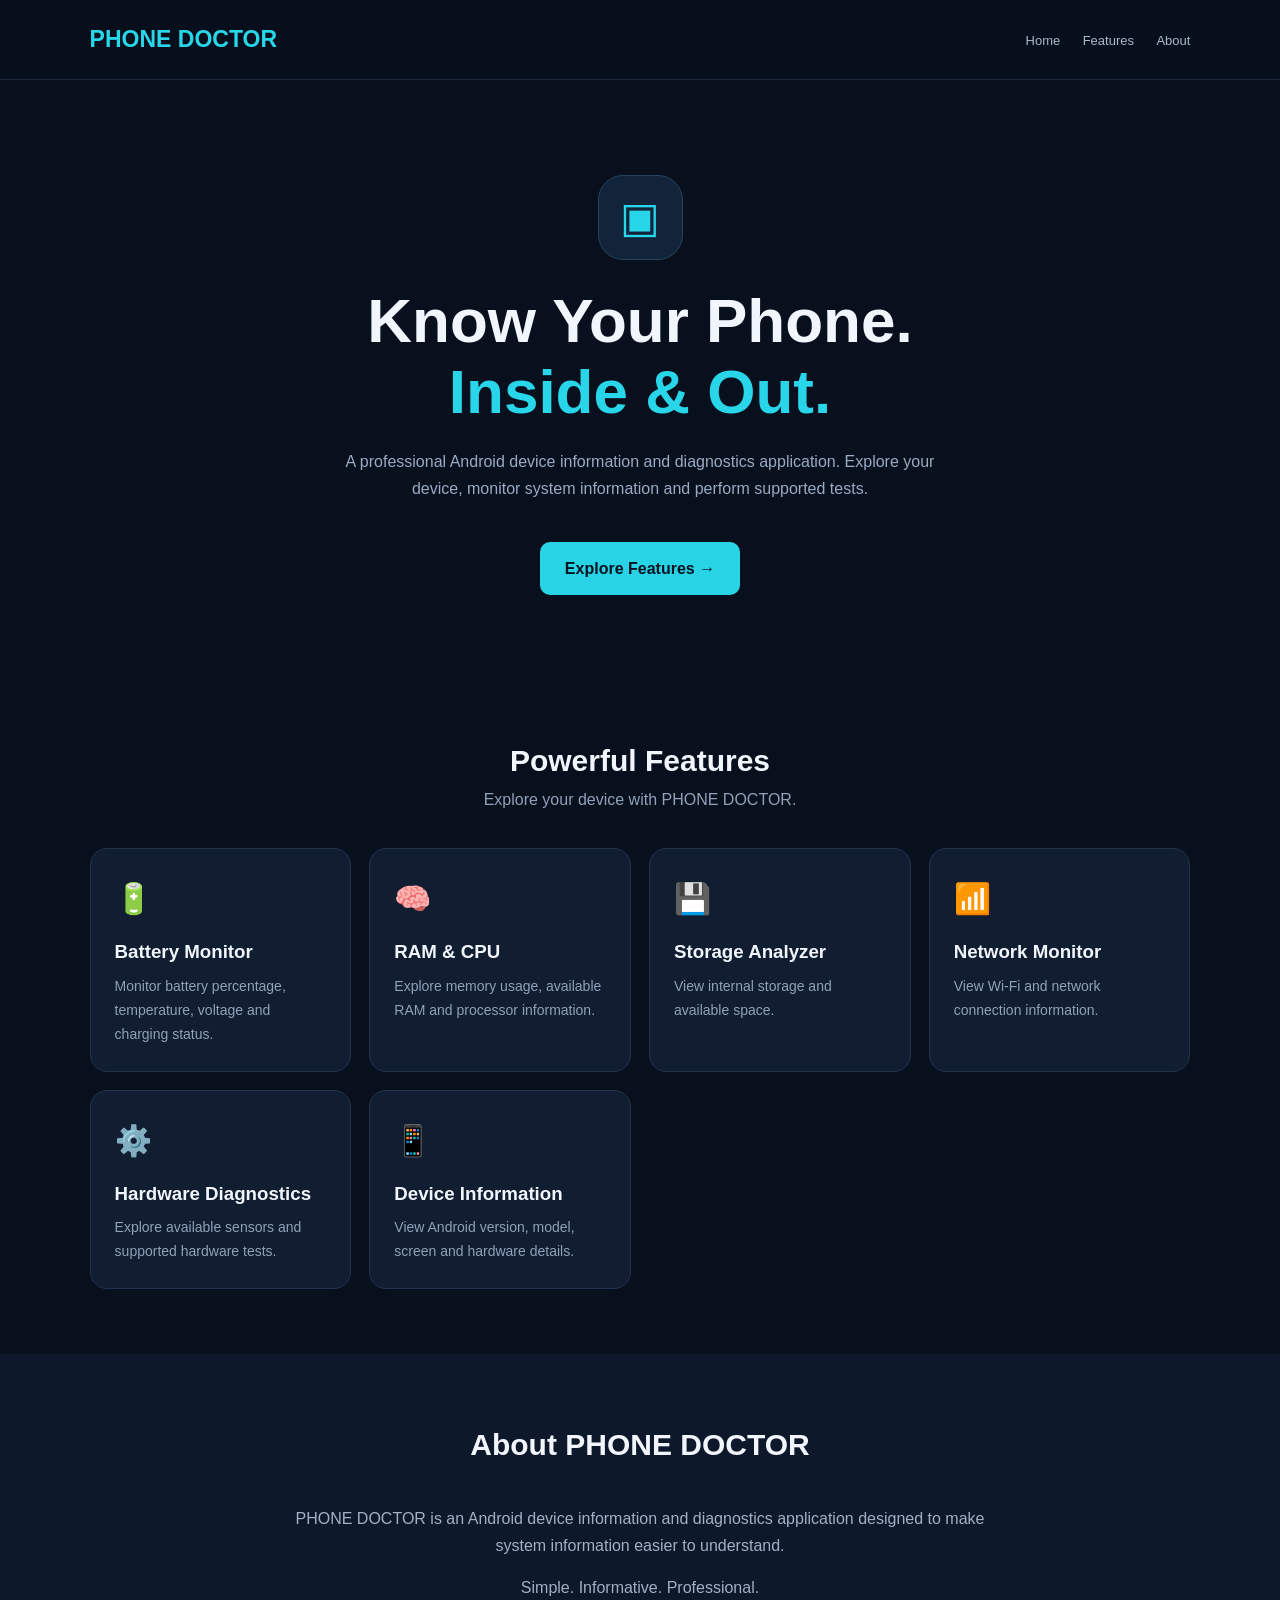
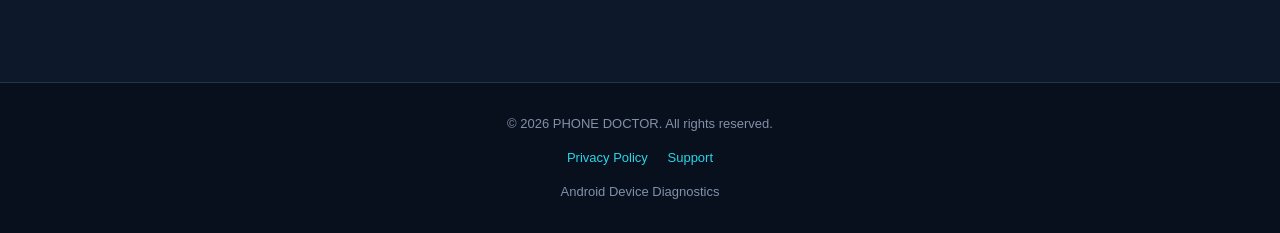
<file: index.html>
<!DOCTYPE html>
<html lang="en">
<head>
<meta charset="UTF-8">
<meta name="viewport" content="width=device-width, initial-scale=1.0">
<meta name="theme-color" content="#080f1d">
<meta name="description" content="PHONE DOCTOR - Android device information and diagnostics application.">
<title>PHONE DOCTOR | Device Diagnostics</title>

<style>
*{margin:0;padding:0;box-sizing:border-box}
body{
  background:#080f1d;
  color:#f1f5fc;
  font-family:Arial,sans-serif;
  line-height:1.7;
}
header{
  display:flex;justify-content:space-between;
  align-items:center;padding:20px 7%;
  border-bottom:1px solid #1c2a40;
  position:sticky;top:0;background:#080f1df2;
}
.logo{font-size:23px;font-weight:800;color:#28d6e9}
nav a{color:#aab8cc;text-decoration:none;margin-left:18px;font-size:13px}
.hero{text-align:center;padding:95px 20px 75px}
.icon{
  width:85px;height:85px;border-radius:25px;
  border:1px solid #25445b;background:#11243a;
  display:grid;place-items:center;margin:auto auto 25px;
  font-size:42px;color:#28d6e9;
}
h1{font-size:clamp(36px,8vw,62px);line-height:1.15}
h1 span{color:#29d5e8}
.hero p{max-width:600px;margin:20px auto;color:#9aabc2}
.btn{
  display:inline-block;margin-top:20px;
  background:#27d3e5;color:#071321;
  padding:13px 25px;border-radius:10px;
  text-decoration:none;font-weight:bold;
}
section{padding:65px 7%}
.heading{text-align:center;margin-bottom:35px}
.heading h2{font-size:30px}
.heading p{color:#91a1b7}
.cards{
 display:grid;grid-template-columns:repeat(auto-fit,minmax(220px,1fr));
 gap:18px;
}
.card{
 background:#111e31;border:1px solid #22334d;
 border-radius:17px;padding:24px;
 transition:.25s;
}
.card:hover{transform:translateY(-5px);border-color:#27d3e5}
.card .emoji{font-size:30px}
.card h3{margin:12px 0 7px}
.card p{color:#91a1b7;font-size:14px}
.about{
 background:#0d192a;text-align:center;
}
.about p{max-width:720px;margin:15px auto;color:#a2b0c4}
footer{
 padding:30px 7%;text-align:center;
 border-top:1px solid #22334d;color:#8191a8;
 font-size:13px;
}
footer a{color:#28d6e9;text-decoration:none;margin:0 8px}
@media(max-width:550px){
 header{padding:15px 5%}
 nav a{margin-left:8px;font-size:11px}
 section{padding:50px 5%}
 .hero{padding:75px 18px}
}
</style>
</head>

<body>

<header>
  <div class="logo">PHONE DOCTOR</div>
  <nav>
    <a href="#home">Home</a>
    <a href="#features">Features</a>
    <a href="#about">About</a>
  </nav>
</header>

<main>
<section class="hero" id="home">
  <div class="icon">▣</div>
  <h1>Know Your Phone.<br><span>Inside & Out.</span></h1>
  <p>
    A professional Android device information and
    diagnostics application. Explore your device,
    monitor system information and perform supported tests.
  </p>
  <a href="#features" class="btn">Explore Features →</a>
</section>

<section id="features">
  <div class="heading">
    <h2>Powerful Features</h2>
    <p>Explore your device with PHONE DOCTOR.</p>
  </div>

  <div class="cards">
    <div class="card">
      <div class="emoji">🔋</div>
      <h3>Battery Monitor</h3>
      <p>Monitor battery percentage, temperature, voltage and charging status.</p>
    </div>

    <div class="card">
      <div class="emoji">🧠</div>
      <h3>RAM & CPU</h3>
      <p>Explore memory usage, available RAM and processor information.</p>
    </div>

    <div class="card">
      <div class="emoji">💾</div>
      <h3>Storage Analyzer</h3>
      <p>View internal storage and available space.</p>
    </div>

    <div class="card">
      <div class="emoji">📶</div>
      <h3>Network Monitor</h3>
      <p>View Wi-Fi and network connection information.</p>
    </div>

    <div class="card">
      <div class="emoji">⚙️</div>
      <h3>Hardware Diagnostics</h3>
      <p>Explore available sensors and supported hardware tests.</p>
    </div>

    <div class="card">
      <div class="emoji">📱</div>
      <h3>Device Information</h3>
      <p>View Android version, model, screen and hardware details.</p>
    </div>
  </div>
</section>

<section class="about" id="about">
  <div class="heading">
    <h2>About PHONE DOCTOR</h2>
  </div>
  <p>
    PHONE DOCTOR is an Android device information
    and diagnostics application designed to make
    system information easier to understand.
  </p>
  <p>Simple. Informative. Professional.</p>
</section>
</main>

<footer>
  <p>© 2026 PHONE DOCTOR. All rights reserved.</p>
  <p style="margin-top:12px">
    <a href="privacy.html">Privacy Policy</a>
    <a href="support.html">Support</a>
  </p>
  <p style="margin-top:12px">Android Device Diagnostics</p>
</footer>

</body>
</html>
</file>
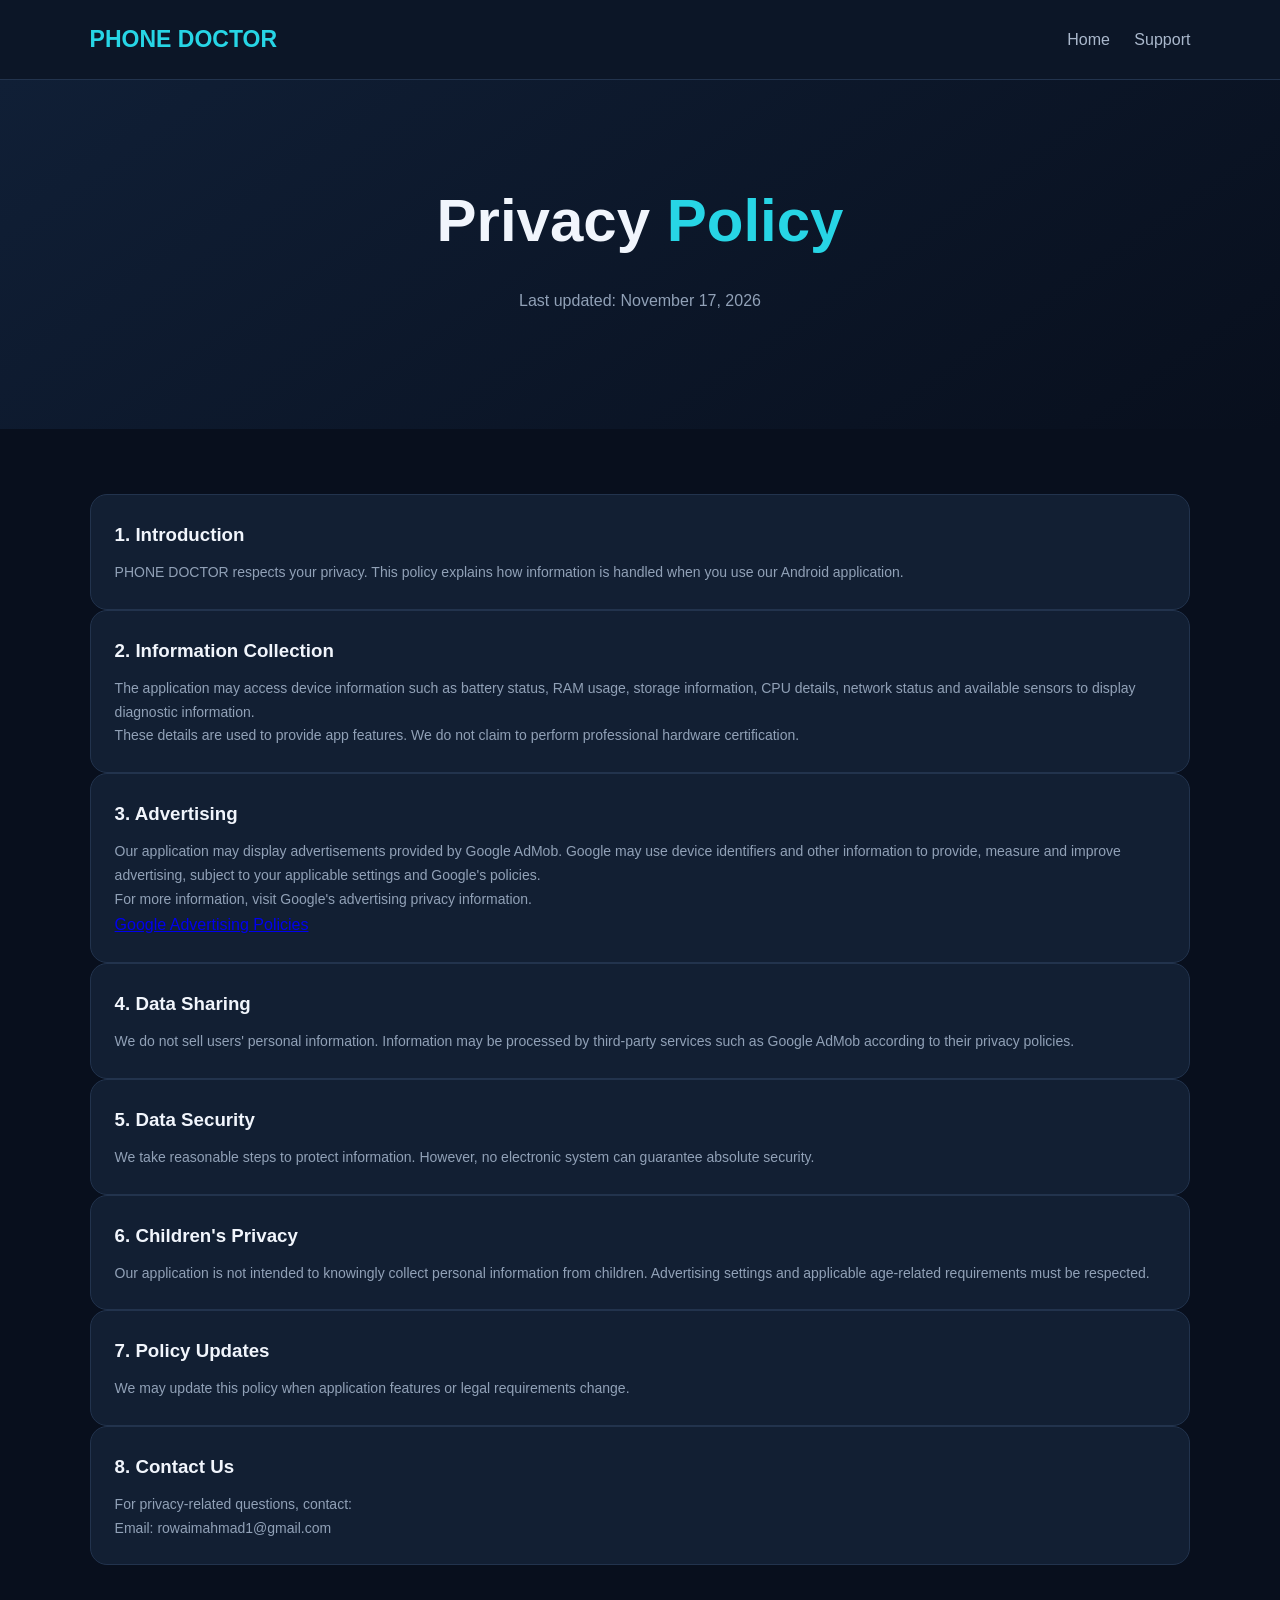
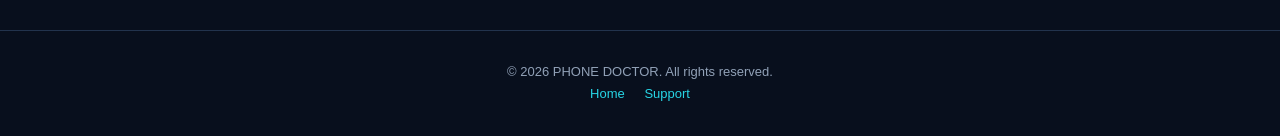
<file: privacy.html>
<!DOCTYPE html>
<html lang="en">
<head>
<meta charset="UTF-8">
<meta name="viewport" content="width=device-width, initial-scale=1">
<meta name="description" content="PHONE DOCTOR Privacy Policy">
<title>Privacy Policy | PHONE DOCTOR</title>
<link rel="stylesheet" href="style.css">
</head>
<body>

<header>
<div class="logo">PHONE DOCTOR</div>
<nav>
<a href="index.html">Home</a>
<a href="support.html">Support</a>
</nav>
</header>

<section class="hero">
<h1>Privacy <span>Policy</span></h1>
<p>Last updated: November 17, 2026</p>
</section>

<section>
<div class="card">
<h3>1. Introduction</h3>
<p>PHONE DOCTOR respects your privacy. This policy explains how information is handled when you use our Android application.</p>
</div>

<div class="card">
<h3>2. Information Collection</h3>
<p>The application may access device information such as battery status, RAM usage, storage information, CPU details, network status and available sensors to display diagnostic information.</p>
<p>These details are used to provide app features. We do not claim to perform professional hardware certification.</p>
</div>

<div class="card">
<h3>3. Advertising</h3>
<p>Our application may display advertisements provided by Google AdMob. Google may use device identifiers and other information to provide, measure and improve advertising, subject to your applicable settings and Google's policies.</p>
<p>For more information, visit Google's advertising privacy information.</p>
<a href="https://policies.google.com/technologies/ads">Google Advertising Policies</a>
</div>

<div class="card">
<h3>4. Data Sharing</h3>
<p>We do not sell users' personal information. Information may be processed by third-party services such as Google AdMob according to their privacy policies.</p>
</div>

<div class="card">
<h3>5. Data Security</h3>
<p>We take reasonable steps to protect information. However, no electronic system can guarantee absolute security.</p>
</div>

<div class="card">
<h3>6. Children's Privacy</h3>
<p>Our application is not intended to knowingly collect personal information from children. Advertising settings and applicable age-related requirements must be respected.</p>
</div>

<div class="card">
<h3>7. Policy Updates</h3>
<p>We may update this policy when application features or legal requirements change.</p>
</div>

<div class="card">
<h3>8. Contact Us</h3>
<p>For privacy-related questions, contact:</p>
<p>Email: rowaimahmad1@gmail.com</p>
</div>
</section>

<footer>
<p>© <span id="year">2026</span> PHONE DOCTOR. All rights reserved.</p>
<a href="index.html">Home</a>
<a href="support.html">Support</a>
</footer>

<script src="script.js"></script>
</body>
</html>
</file>
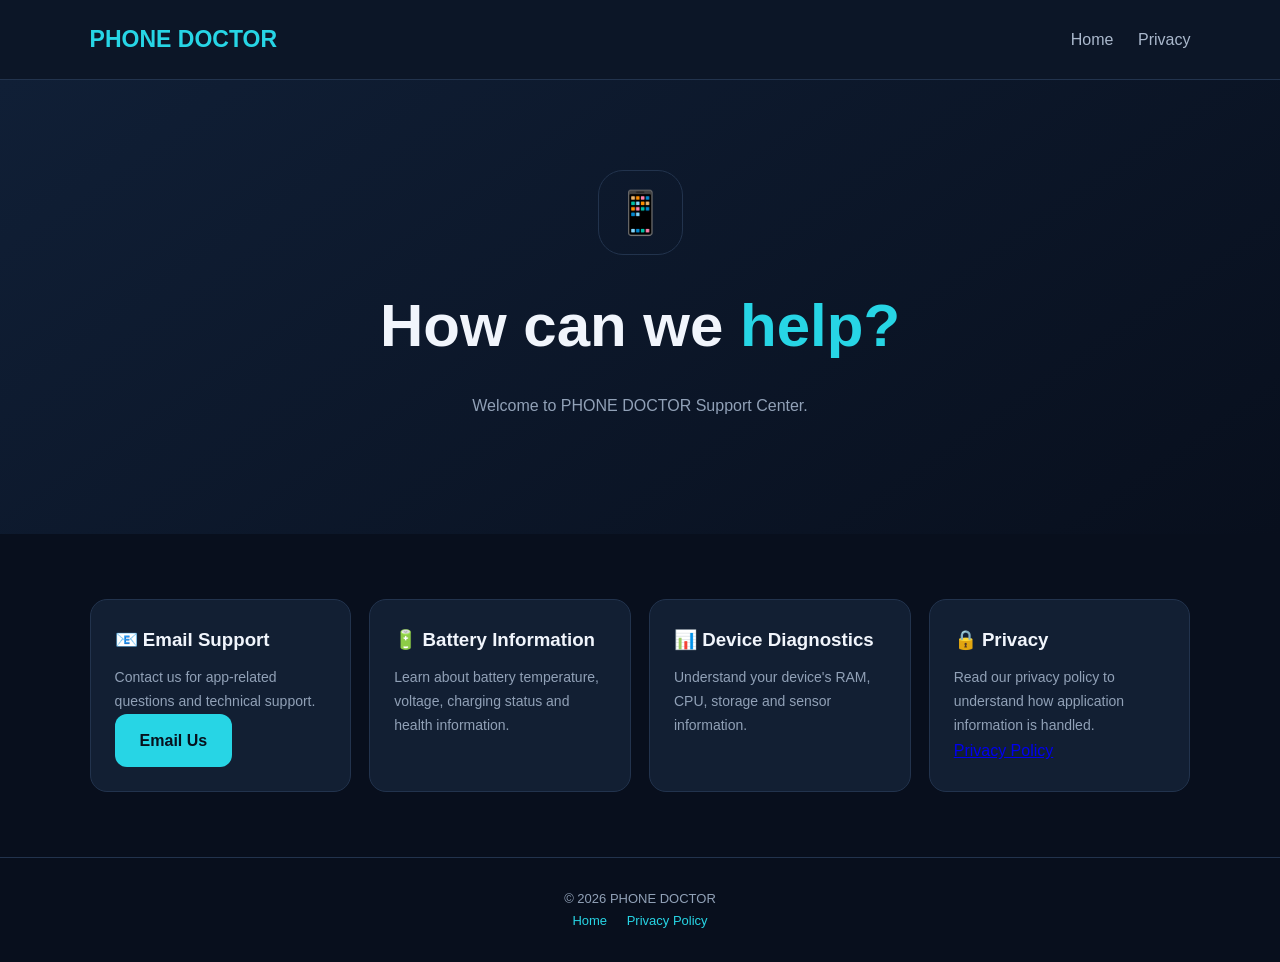
<file: support.html>
<!DOCTYPE html>
<html lang="en">
<head>
<meta charset="UTF-8">
<meta name="viewport" content="width=device-width, initial-scale=1">
<title>Support | PHONE DOCTOR</title>
<link rel="stylesheet" href="style.css">
</head>
<body>

<header>
<div class="logo">PHONE DOCTOR</div>
<nav>
<a href="index.html">Home</a>
<a href="privacy.html">Privacy</a>
</nav>
</header>

<section class="hero">
<div class="icon">📱</div>
<h1>How can we <span>help?</span></h1>
<p>Welcome to PHONE DOCTOR Support Center.</p>
</section>

<section>
<div class="cards">
<div class="card">
<h3>📧 Email Support</h3>
<p>Contact us for app-related questions and technical support.</p>
<a class="btn" href="mailto:rowaimahmad1@gmail.com">Email Us</a>
</div>

<div class="card">
<h3>🔋 Battery Information</h3>
<p>Learn about battery temperature, voltage, charging status and health information.</p>
</div>

<div class="card">
<h3>📊 Device Diagnostics</h3>
<p>Understand your device's RAM, CPU, storage and sensor information.</p>
</div>

<div class="card">
<h3>🔒 Privacy</h3>
<p>Read our privacy policy to understand how application information is handled.</p>
<a href="privacy.html">Privacy Policy</a>
</div>
</div>
</section>

<footer>
<p>© <span id="year">2026</span> PHONE DOCTOR</p>
<a href="index.html">Home</a>
<a href="privacy.html">Privacy Policy</a>
</footer>

<script src="script.js"></script>
</body>
</html>
</file>
<file: style.css>
/* PHONE DOCTOR - Premium Website */

:root {
  --bg: #080f1d;
  --card: #121f33;
  --border: #22334d;
  --cyan: #27d5e5;
  --green: #28c76f;
  --text: #f1f5fc;
  --muted: #91a1b7;
}

* {
  margin: 0;
  padding: 0;
  box-sizing: border-box;
}

html {
  scroll-behavior: smooth;
}

body {
  background: var(--bg);
  color: var(--text);
  font-family: Arial, sans-serif;
  line-height: 1.7;
}

header {
  display: flex;
  justify-content: space-between;
  align-items: center;
  padding: 20px 7%;
  border-bottom: 1px solid var(--border);
  background: #0c1627;
  position: sticky;
  top: 0;
  z-index: 100;
}

.logo {
  font-size: 23px;
  font-weight: bold;
  color: var(--cyan);
}

nav a {
  color: #aab8cc;
  text-decoration: none;
  margin-left: 20px;
  transition: .3s;
}

nav a:hover {
  color: var(--cyan);
}

.hero {
  text-align: center;
  padding: 90px 7%;
  background: linear-gradient(145deg, #101f36, #080f1d);
}

.hero h1 {
  font-size: clamp(36px, 6vw, 60px);
  margin-bottom: 15px;
}

.hero h1 span {
  color: var(--cyan);
}

.hero p {
  color: var(--muted);
  max-width: 650px;
  margin: 15px auto 25px;
}

.icon {
  width: 85px;
  height: 85px;
  border: 1px solid var(--border);
  border-radius: 25px;
  display: grid;
  place-items: center;
  font-size: 42px;
  margin: auto auto 20px;
}

.btn {
  display: inline-block;
  background: var(--cyan);
  color: #07111d;
  padding: 13px 25px;
  border-radius: 12px;
  font-weight: bold;
  text-decoration: none;
  transition: .25s;
}

.btn:hover {
  transform: translateY(-4px);
  box-shadow: 0 8px 25px #27d5e533;
}

section {
  padding: 65px 7%;
}

.heading {
  text-align: center;
  margin-bottom: 35px;
}

.heading h2 {
  font-size: 30px;
}

.heading p {
  color: var(--muted);
}

.cards {
  display: grid;
  grid-template-columns: repeat(auto-fit, minmax(220px, 1fr));
  gap: 18px;
}

.card {
  background: var(--card);
  border: 1px solid var(--border);
  border-radius: 17px;
  padding: 24px;
  transition: .25s;
}

.card:hover {
  transform: translateY(-5px);
  border-color: var(--cyan);
}

.card h3 {
  margin-bottom: 10px;
}

.card p {
  color: var(--muted);
  font-size: 14px;
}

.about {
  max-width: 800px;
  margin: auto;
  text-align: center;
  color: var(--muted);
}

footer {
  padding: 30px 7%;
  text-align: center;
  border-top: 1px solid var(--border);
  color: var(--muted);
  font-size: 13px;
}

footer a {
  color: var(--cyan);
  text-decoration: none;
  margin: 8px;
}

@media(max-width: 600px) {
  header {
    padding: 15px 5%;
    flex-wrap: wrap;
    gap: 12px;
  }

  nav a {
    margin-left: 8px;
    font-size: 13px;
  }

  section {
    padding: 45px 5%;
  }

  .hero {
    padding: 65px 5%;
  }
}
</file>
